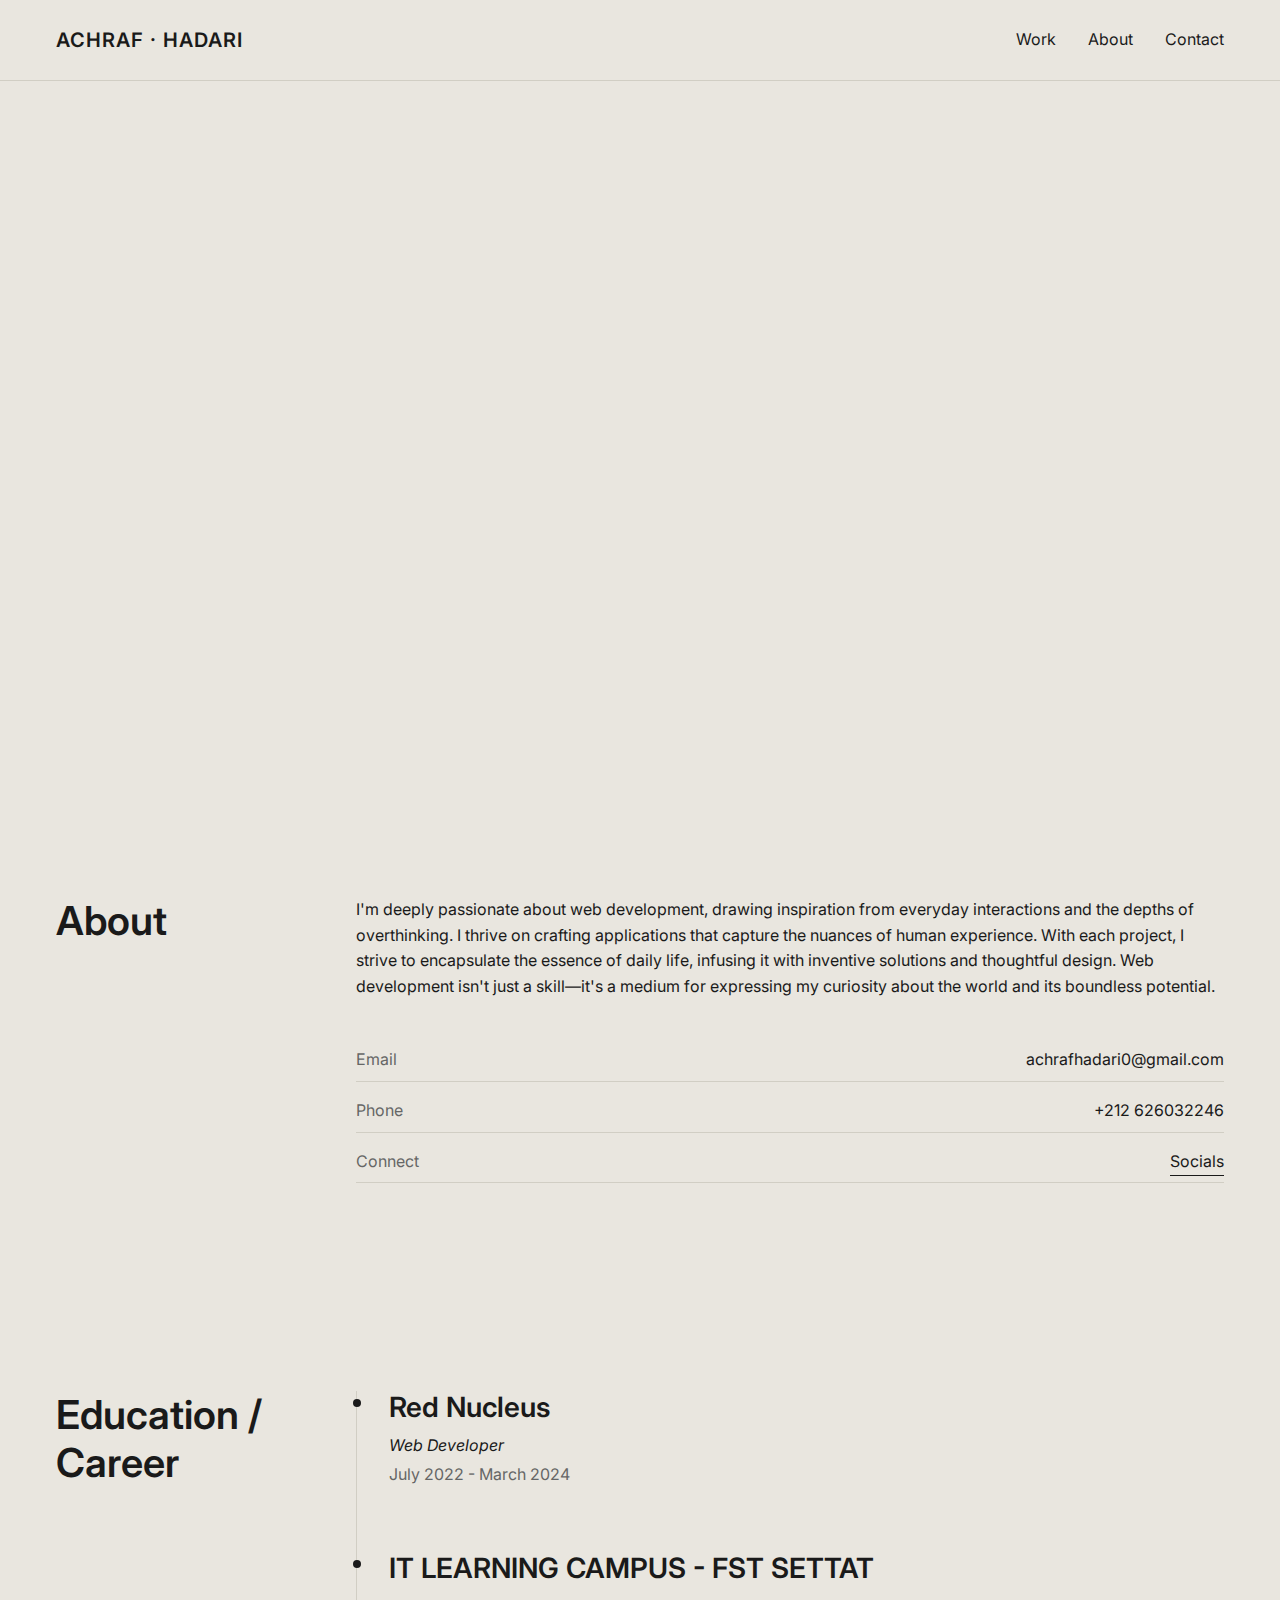
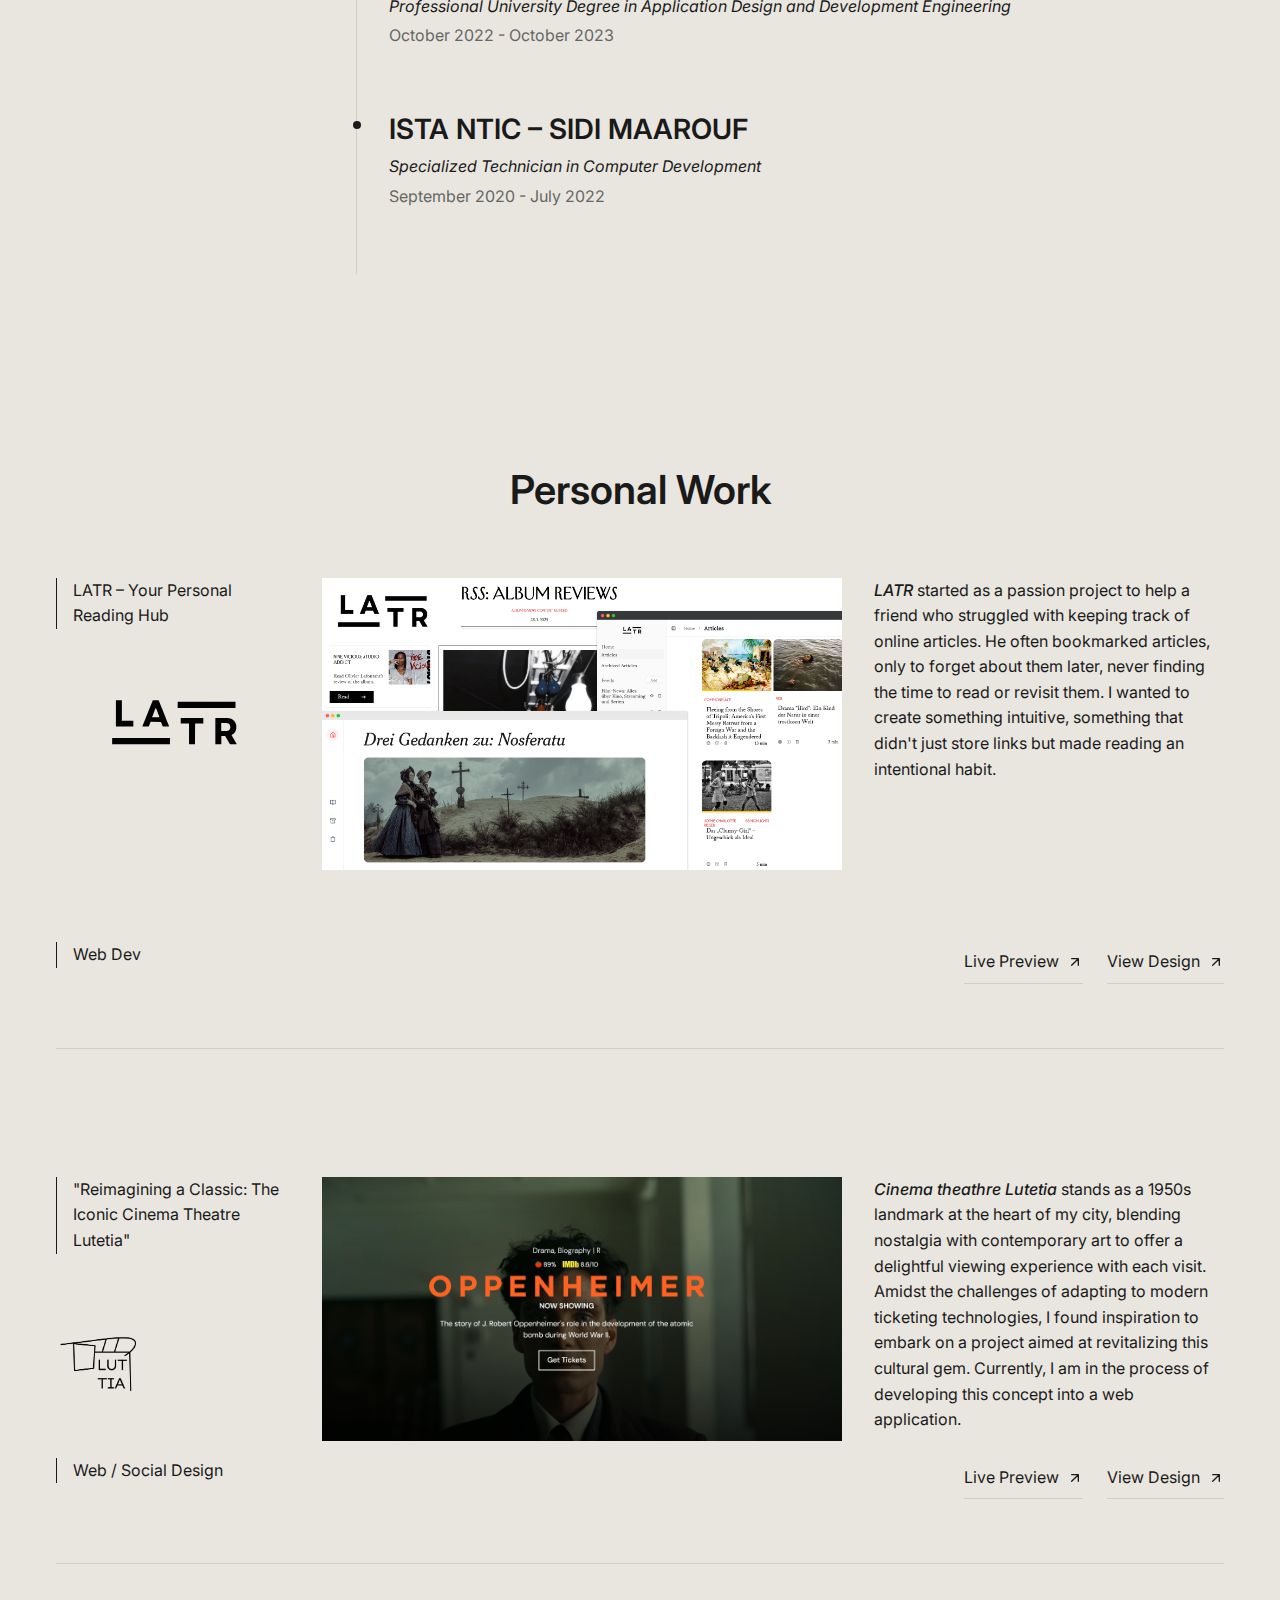
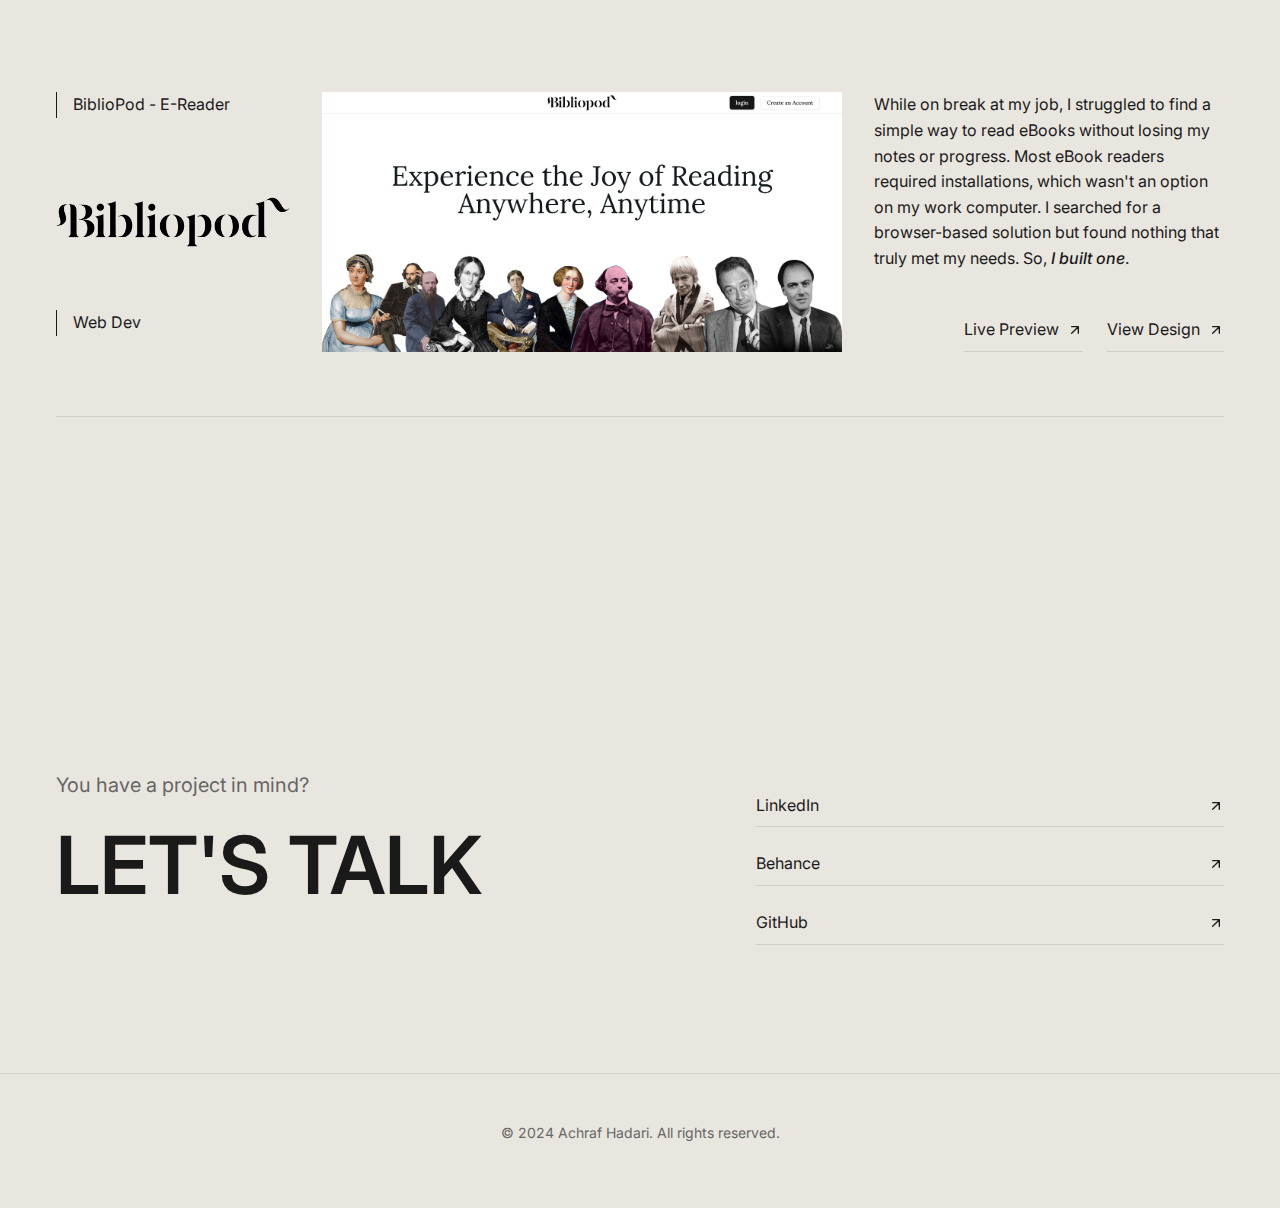
<file: index.html>
<!DOCTYPE html>
<html lang="en">
  <head>
    <meta charset="UTF-8" />
    <meta name="viewport" content="width=device-width, initial-scale=1.0" />
    <title>Achraf Hadari - Web Developer</title>
    <link rel="stylesheet" href="styles.css" />
    <link rel="preconnect" href="https://fonts.googleapis.com" />
    <link rel="preconnect" href="https://fonts.gstatic.com" crossorigin />
    <link
      href="https://fonts.googleapis.com/css2?family=Inter:wght@300;400;500;600;700&display=swap"
      rel="stylesheet"
    />
  </head>
  <body>
    <!-- Navigation -->
    <nav class="navbar">
      <div class="container">
        <a href="index.html" class="logo">ACHRAF · HADARI</a>
        <button class="menu-toggle" aria-label="Toggle menu">
          <span></span>
          <span></span>
        </button>
        <div class="nav-links">
          <a href="#work">Work</a>
          <a href="#about">About</a>
          <a href="#contact">Contact</a>
        </div>
      </div>
    </nav>

    <!-- Hero Section -->
    <section class="hero">
      <div class="container grid">
        <div class="hero-content">
          <h1 class="fade-in">Web Developer</h1>
          <p class="subtitle fade-in delay-1">
            Crafting digital experiences that capture the nuances of human
            interaction
          </p>
          <a href="#work" class="btn-primary fade-in delay-2">View Projects</a>
        </div>
        <div class="hero-image fade-in delay-3">
          <div class="location">
            <span>Casablanca, Morocco</span>
            <svg
              width="16"
              height="16"
              viewBox="0 0 24 24"
              fill="none"
              xmlns="http://www.w3.org/2000/svg"
            >
              <path
                d="M12 13C13.6569 13 15 11.6569 15 10C15 8.34315 13.6569 7 12 7C10.3431 7 9 8.34315 9 10C9 11.6569 10.3431 13 12 13Z"
                stroke="currentColor"
                stroke-width="2"
                stroke-linecap="round"
                stroke-linejoin="round"
              />
              <path
                d="M12 22C16 18 20 14.4183 20 10C20 5.58172 16.4183 2 12 2C7.58172 2 4 5.58172 4 10C4 14.4183 8 18 12 22Z"
                stroke="currentColor"
                stroke-width="2"
                stroke-linecap="round"
                stroke-linejoin="round"
              />
            </svg>
          </div>
        </div>
      </div>
    </section>

    <!-- About Section -->
    <section id="about" class="about">
      <div class="container grid">
        <div class="section-heading">
          <h2>About</h2>
        </div>
        <div class="about-content">
          <p>
            I'm deeply passionate about web development, drawing inspiration
            from everyday interactions and the depths of overthinking. I thrive
            on crafting applications that capture the nuances of human
            experience. With each project, I strive to encapsulate the essence
            of daily life, infusing it with inventive solutions and thoughtful
            design. Web development isn't just a skill—it's a medium for
            expressing my curiosity about the world and its boundless potential.
          </p>

          <div class="contact-info">
            <div class="info-item">
              <span class="label">Email</span>
              <a href="mailto:achrafhadari0@gmail.com"
                >achrafhadari0@gmail.com</a
              >
            </div>
            <div class="info-item">
              <span class="label">Phone</span>
              <a href="tel:+212626032246">+212 626032246</a>
            </div>
            <div class="info-item">
              <span class="label">Connect</span>
              <a href="#contact" class="btn-text">Socials</a>
            </div>
          </div>
        </div>
      </div>
    </section>

    <!-- Career Section -->
    <section class="career">
      <div class="container grid">
        <div class="section-heading">
          <h2>Education / Career</h2>
        </div>
        <div class="timeline">
          <div class="timeline-item">
            <div class="timeline-marker"></div>
            <div class="timeline-content">
              <h3>Red Nucleus</h3>
              <p class="role">Web Developer</p>
              <p class="period">July 2022 - March 2024</p>
            </div>
          </div>
          <div class="timeline-item">
            <div class="timeline-marker"></div>
            <div class="timeline-content">
              <h3>IT LEARNING CAMPUS - FST SETTAT</h3>
              <p class="role">
                Professional University Degree in Application Design and
                Development Engineering
              </p>
              <p class="period">October 2022 - October 2023</p>
            </div>
          </div>
          <div class="timeline-item">
            <div class="timeline-marker"></div>
            <div class="timeline-content">
              <h3>ISTA NTIC – SIDI MAAROUF</h3>
              <p class="role">Specialized Technician in Computer Development</p>
              <p class="period">September 2020 - July 2022</p>
            </div>
          </div>
        </div>
      </div>
    </section>

    <!-- Work Section -->
    <section id="work" class="work">
      <div class="container">
        <div class="section-heading centered">
          <h2>Personal Work</h2>
        </div>

        <!-- LATR Project -->
        <div class="work-item">
          <div class="work-left">
            <div class="work-category">LATR – Your Personal Reading Hub</div>
            <div class="work-logo">
              <img
                class="work_logo_ltr"
                src="/works/LATR/logo.svg"
                alt="LATR logo"
              />
            </div>
            <div class="work-category">Web Dev</div>
          </div>

          <div class="work-center">
            <a href="project-latr.html" class="work-image-link">
              <img src="/works/LATR/main.png" alt="LATR Project Screenshot" />
            </a>
          </div>

          <div class="work-right">
            <p class="work-description">
              <span class="emphasis">LATR</span> started as a passion project to
              help a friend who struggled with keeping track of online articles.
              He often bookmarked articles, only to forget about them later,
              never finding the time to read or revisit them. I wanted to create
              something intuitive, something that didn't just store links but
              made reading an intentional habit.
            </p>
            <div class="work-links">
              <a
                href="https://latr.vercel.app/home"
                target="_blank"
                rel="noopener noreferrer"
                class="link-with-arrow"
              >
                <span>Live Preview</span>
                <svg
                  width="16"
                  height="16"
                  viewBox="0 0 24 24"
                  fill="none"
                  xmlns="http://www.w3.org/2000/svg"
                >
                  <path
                    d="M7 17L17 7M17 7H7M17 7V17"
                    stroke="currentColor"
                    stroke-width="2"
                    stroke-linecap="round"
                    stroke-linejoin="round"
                  />
                </svg>
              </a>
              <a
                href="https://www.behance.net/gallery/223028133/LATR"
                target="_blank"
                rel="noopener noreferrer"
                class="link-with-arrow"
              >
                <span>View Design</span>
                <svg
                  width="16"
                  height="16"
                  viewBox="0 0 24 24"
                  fill="none"
                  xmlns="http://www.w3.org/2000/svg"
                >
                  <path
                    d="M7 17L17 7M17 7H7M17 7V17"
                    stroke="currentColor"
                    stroke-width="2"
                    stroke-linecap="round"
                    stroke-linejoin="round"
                  />
                </svg>
              </a>
            </div>
          </div>
        </div>

        <!-- Lutetia Project -->
        <div class="work-item">
          <div class="work-left">
            <div class="work-category">
              "Reimagining a Classic: The Iconic Cinema Theatre Lutetia"
            </div>
            <div class="work-logo">
              <img
                class="width-40"
                src="/works/lutetia/logo lutetia.png"
                alt="Lutetia logo"
              />
            </div>
            <div class="work-category">Web / Social Design</div>
          </div>

          <div class="work-center">
            <a href="project-lutetia.html" class="work-image-link">
              <img
                src="/works/lutetia/landing-lut.png"
                alt="Lutetia Project Screenshot"
              />
            </a>
          </div>

          <div class="work-right">
            <p class="work-description">
              <span class="emphasis">Cinema theathre Lutetia</span> stands as a
              1950s landmark at the heart of my city, blending nostalgia with
              contemporary art to offer a delightful viewing experience with
              each visit. Amidst the challenges of adapting to modern ticketing
              technologies, I found inspiration to embark on a project aimed at
              revitalizing this cultural gem. Currently, I am in the process of
              developing this concept into a web application.
            </p>
            <div class="work-links">
              <a
                href="https://lutetia.netlify.app/"
                target="_blank"
                rel="noopener noreferrer"
                class="link-with-arrow"
              >
                <span>Live Preview</span>
                <svg
                  width="16"
                  height="16"
                  viewBox="0 0 24 24"
                  fill="none"
                  xmlns="http://www.w3.org/2000/svg"
                >
                  <path
                    d="M7 17L17 7M17 7H7M17 7V17"
                    stroke="currentColor"
                    stroke-width="2"
                    stroke-linecap="round"
                    stroke-linejoin="round"
                  />
                </svg>
              </a>
              <a
                href="https://www.behance.net/gallery/154962897/Lutetia"
                target="_blank"
                rel="noopener noreferrer"
                class="link-with-arrow"
              >
                <span>View Design</span>
                <svg
                  width="16"
                  height="16"
                  viewBox="0 0 24 24"
                  fill="none"
                  xmlns="http://www.w3.org/2000/svg"
                >
                  <path
                    d="M7 17L17 7M17 7H7M17 7V17"
                    stroke="currentColor"
                    stroke-width="2"
                    stroke-linecap="round"
                    stroke-linejoin="round"
                  />
                </svg>
              </a>
            </div>
          </div>
        </div>

        <!-- BiblioPod Project -->
        <div class="work-item">
          <div class="work-left">
            <div class="work-category">BiblioPod - E-Reader</div>
            <div class="work-logo">
              <img src="/works/BiblioPod/logo-long.png" alt="BiblioPod logo" />
            </div>
            <div class="work-category">Web Dev</div>
          </div>

          <div class="work-center">
            <a href="project-bibliopod.html" class="work-image-link">
              <img
                src="/works/BiblioPod/landing-bp.png"
                alt="BiblioPod Project Screenshot"
              />
            </a>
          </div>

          <div class="work-right">
            <p class="work-description">
              While on break at my job, I struggled to find a simple way to read
              eBooks without losing my notes or progress. Most eBook readers
              required installations, which wasn't an option on my work
              computer. I searched for a browser-based solution but found
              nothing that truly met my needs. So,
              <span class="emphasis">I built one</span>.
            </p>
            <div class="work-links">
              <a
                href="https://bibliopod.vercel.app/"
                target="_blank"
                rel="noopener noreferrer"
                class="link-with-arrow"
              >
                <span>Live Preview</span>
                <svg
                  width="16"
                  height="16"
                  viewBox="0 0 24 24"
                  fill="none"
                  xmlns="http://www.w3.org/2000/svg"
                >
                  <path
                    d="M7 17L17 7M17 7H7M17 7V17"
                    stroke="currentColor"
                    stroke-width="2"
                    stroke-linecap="round"
                    stroke-linejoin="round"
                  />
                </svg>
              </a>
              <a
                href="https://www.behance.net/gallery/195159331/Biblio-Pod"
                target="_blank"
                rel="noopener noreferrer"
                class="link-with-arrow"
              >
                <span>View Design</span>
                <svg
                  width="16"
                  height="16"
                  viewBox="0 0 24 24"
                  fill="none"
                  xmlns="http://www.w3.org/2000/svg"
                >
                  <path
                    d="M7 17L17 7M17 7H7M17 7V17"
                    stroke="currentColor"
                    stroke-width="2"
                    stroke-linecap="round"
                    stroke-linejoin="round"
                  />
                </svg>
              </a>
            </div>
          </div>
        </div>
      </div>
    </section>

    <!-- Contact Section -->
    <section id="contact" class="contact">
      <div class="container grid">
        <div class="contact-heading">
          <p>You have a project in mind?</p>
          <h2>LET'S TALK</h2>
        </div>
        <div class="social-links">
          <a
            href="https://www.linkedin.com/in/achrafhadari/"
            target="_blank"
            rel="noopener noreferrer"
            class="social-link"
          >
            <span>LinkedIn</span>
            <svg
              width="16"
              height="16"
              viewBox="0 0 24 24"
              fill="none"
              xmlns="http://www.w3.org/2000/svg"
            >
              <path
                d="M7 17L17 7M17 7H7M17 7V17"
                stroke="currentColor"
                stroke-width="2"
                stroke-linecap="round"
                stroke-linejoin="round"
              />
            </svg>
          </a>
          <a
            href="https://www.behance.net/achrafhadari0"
            target="_blank"
            rel="noopener noreferrer"
            class="social-link"
          >
            <span>Behance</span>
            <svg
              width="16"
              height="16"
              viewBox="0 0 24 24"
              fill="none"
              xmlns="http://www.w3.org/2000/svg"
            >
              <path
                d="M7 17L17 7M17 7H7M17 7V17"
                stroke="currentColor"
                stroke-width="2"
                stroke-linecap="round"
                stroke-linejoin="round"
              />
            </svg>
          </a>
          <a
            href="https://github.com/achrafhadari1"
            target="_blank"
            rel="noopener noreferrer"
            class="social-link"
          >
            <span>GitHub</span>
            <svg
              width="16"
              height="16"
              viewBox="0 0 24 24"
              fill="none"
              xmlns="http://www.w3.org/2000/svg"
            >
              <path
                d="M7 17L17 7M17 7H7M17 7V17"
                stroke="currentColor"
                stroke-width="2"
                stroke-linecap="round"
                stroke-linejoin="round"
              />
            </svg>
          </a>
        </div>
      </div>
    </section>

    <!-- Footer -->
    <footer class="footer">
      <div class="container">
        <div class="footer-content">
          <p>&copy; 2024 Achraf Hadari. All rights reserved.</p>
        </div>
      </div>
    </footer>

    <script src="script.js"></script>
  </body>
</html>
</file>
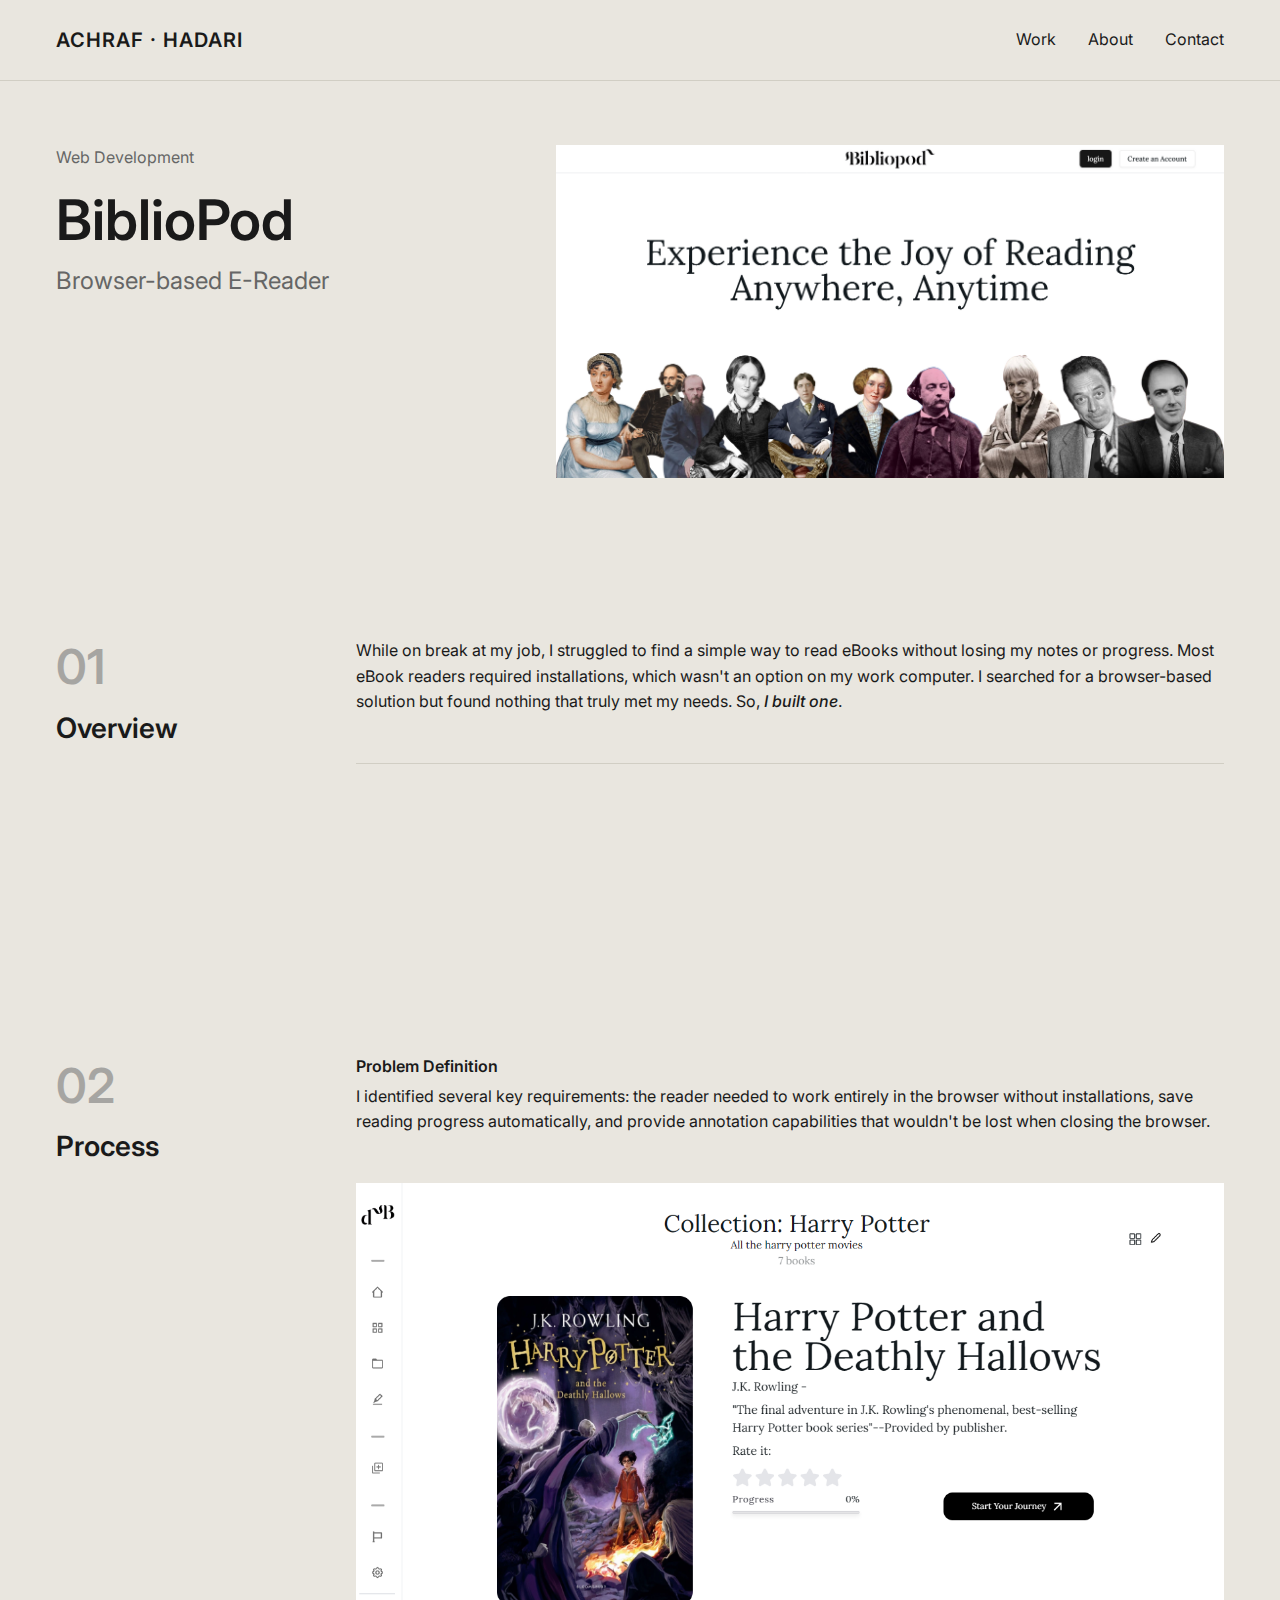
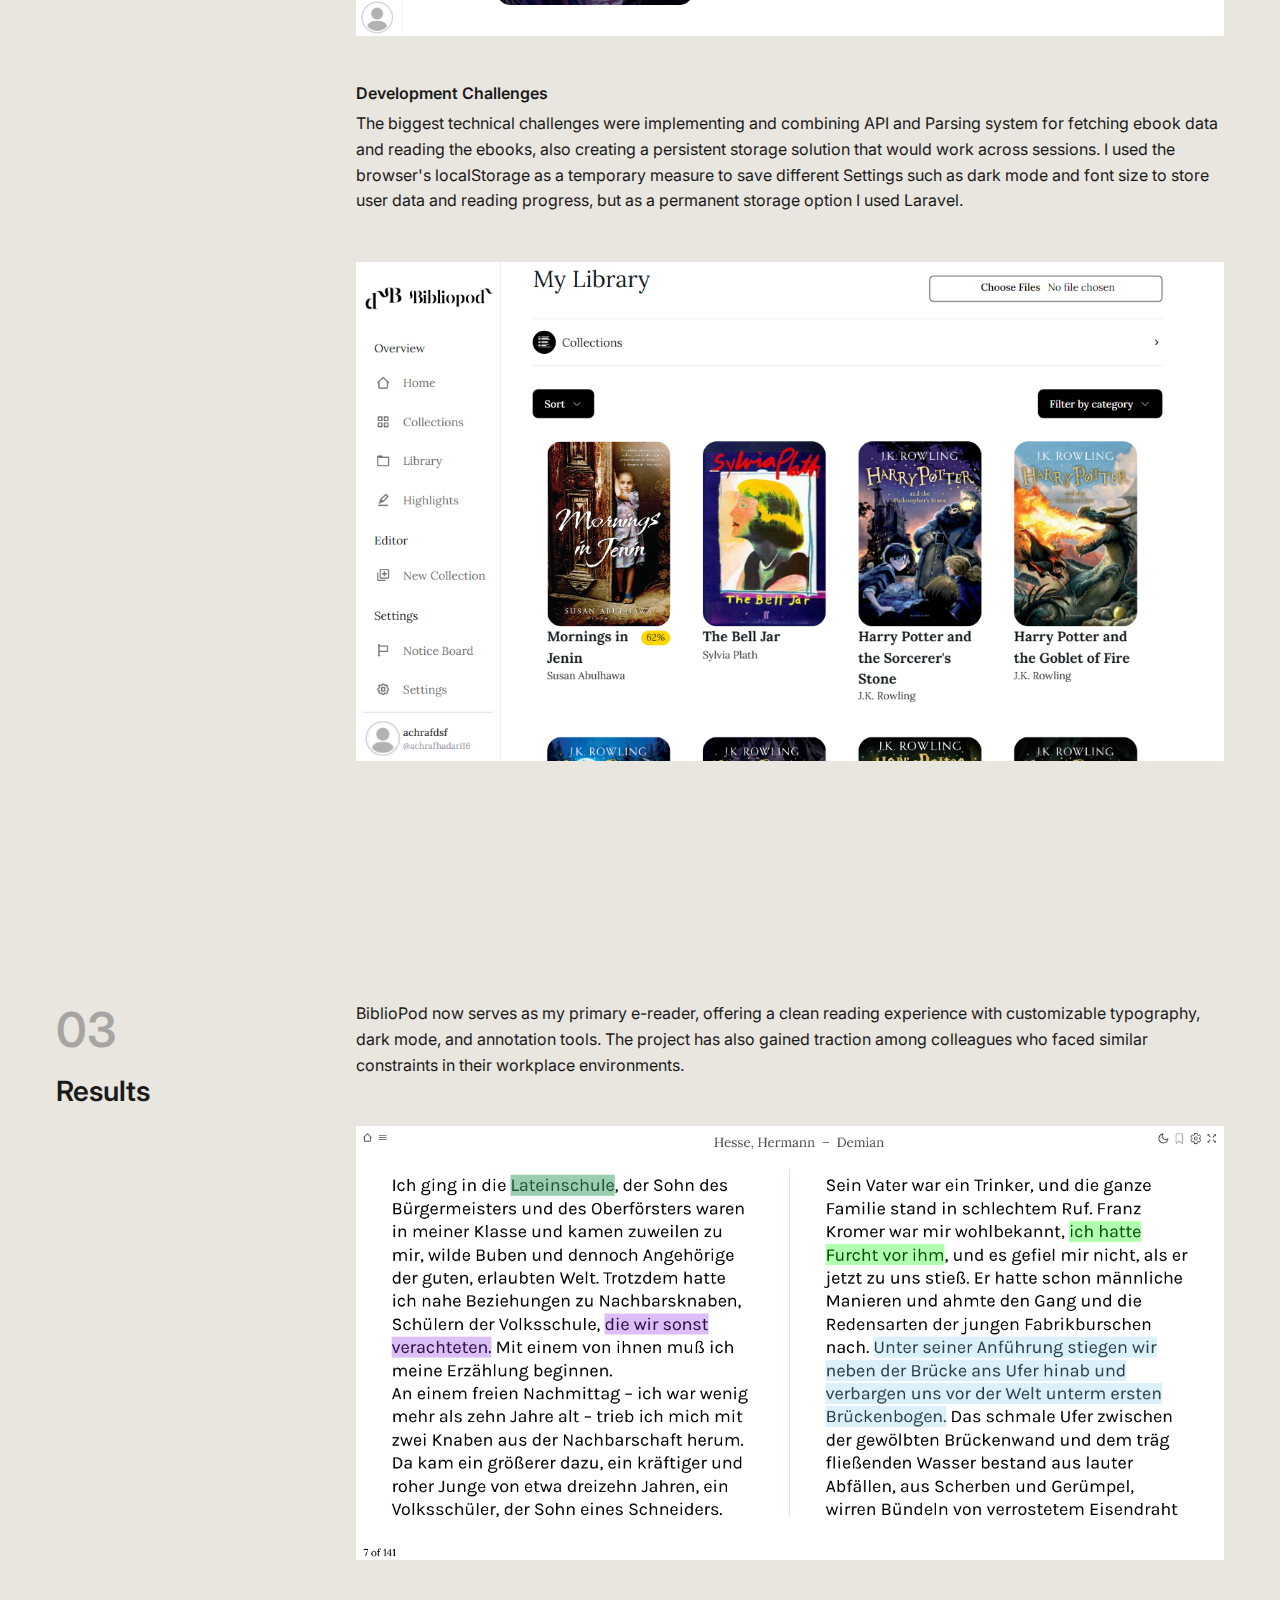
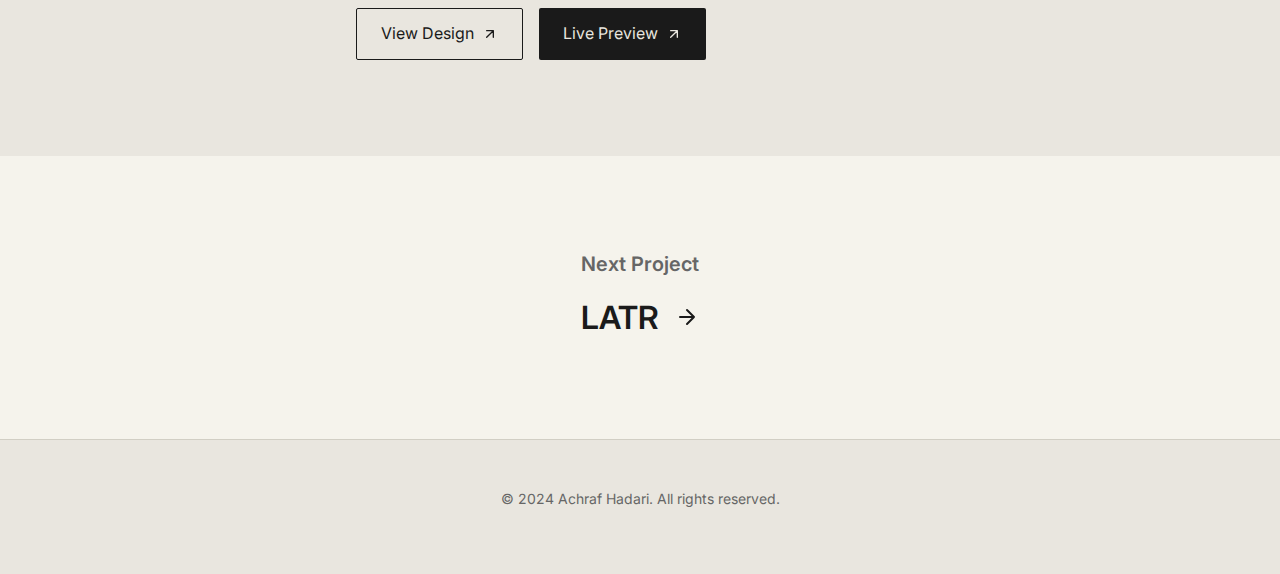
<file: project-bibliopod.html>
<!DOCTYPE html>
<html lang="en">
  <head>
    <meta charset="UTF-8" />
    <meta name="viewport" content="width=device-width, initial-scale=1.0" />
    <title>BiblioPod - E-Reader | Achraf Hadari</title>
    <link rel="stylesheet" href="styles.css" />
    <link rel="preconnect" href="https://fonts.googleapis.com" />
    <link rel="preconnect" href="https://fonts.gstatic.com" crossorigin />
    <link
      href="https://fonts.googleapis.com/css2?family=Inter:wght@300;400;500;600;700&display=swap"
      rel="stylesheet"
    />
  </head>
  <body>
    <!-- Navigation -->
    <nav class="navbar">
      <div class="container">
        <a href="index.html" class="logo">ACHRAF · HADARI</a>
        <button class="menu-toggle" aria-label="Toggle menu">
          <span></span>
          <span></span>
        </button>
        <div class="nav-links">
          <a href="index.html#work">Work</a>
          <a href="index.html#about">About</a>
          <a href="index.html#contact">Contact</a>
        </div>
      </div>
    </nav>

    <!-- Project Hero -->
    <section class="project-hero">
      <div class="container grid">
        <div class="project-intro">
          <div class="project-category">Web Development</div>
          <h1 class="project-title">BiblioPod</h1>
          <p class="project-subtitle">Browser-based E-Reader</p>
        </div>
        <div class="project-image-main">
          <img
            src="/works/BiblioPod/landing-bp.png"
            alt="BiblioPod Project Screenshot"
          />
        </div>
      </div>
    </section>

    <!-- Project Overview -->
    <section class="project-overview">
      <div class="container grid">
        <div class="overview-heading">
          <h2>01</h2>
          <h3>Overview</h3>
        </div>
        <div class="overview-content">
          <p>
            While on break at my job, I struggled to find a simple way to read
            eBooks without losing my notes or progress. Most eBook readers
            required installations, which wasn't an option on my work computer.
            I searched for a browser-based solution but found nothing that truly
            met my needs. So, <span class="emphasis">I built one</span>.
          </p>

          <div class="project-meta">
            <div class="meta-item">
              <h4>Role</h4>
              <p>Full-stack Developer</p>
            </div>
            <div class="meta-item">
              <h4>Timeline</h4>
              <p>3 months, 2024</p>
            </div>
            <div class="meta-item">
              <h4>Tools</h4>
              <p>React, Laravel</p>
            </div>
          </div>
        </div>
      </div>
    </section>

    <!-- Project Process -->
    <section class="project-process">
      <div class="container grid">
        <div class="process-heading">
          <h2>02</h2>
          <h3>Process</h3>
        </div>
        <div class="process-content">
          <div class="process-step">
            <h4>Problem Definition</h4>
            <p>
              I identified several key requirements: the reader needed to work
              entirely in the browser without installations, save reading
              progress automatically, and provide annotation capabilities that
              wouldn't be lost when closing the browser.
            </p>
          </div>

          <div class="process-image">
            <img
              src="/works/BiblioPod/collection.png"
              alt="BiblioPod Research Process"
            />
          </div>

          <div class="process-step">
            <h4>Development Challenges</h4>
            <p>
              The biggest technical challenges were implementing and combining
              API and Parsing system for fetching ebook data and reading the
              ebooks, also creating a persistent storage solution that would
              work across sessions. I used the browser's localStorage as a
              temporary measure to save different Settings such as dark mode and
              font size to store user data and reading progress, but as a
              permanent storage option I used Laravel.
            </p>
          </div>

          <div class="process-image">
            <img
              src="works/BiblioPod/screencapture-localhost-5173-2024-03-29-15_02_11.png"
              alt="BiblioPod Development Process"
            />
          </div>
        </div>
      </div>
    </section>

    <!-- Project Results -->
    <section class="project-results">
      <div class="container grid">
        <div class="results-heading">
          <h2>03</h2>
          <h3>Results</h3>
        </div>
        <div class="results-content">
          <p>
            BiblioPod now serves as my primary e-reader, offering a clean
            reading experience with customizable typography, dark mode, and
            annotation tools. The project has also gained traction among
            colleagues who faced similar constraints in their workplace
            environments.
          </p>

          <div class="results-image">
            <img src="/works/BiblioPod/reader.png" alt="BiblioPod Results" />
          </div>

          <div class="project-links">
            <a
              href="https://www.behance.net/gallery/154962897/Lutetia"
              target="_blank"
              rel="noopener noreferrer"
              class="btn-secondary"
            >
              <span>View Design</span>
              <svg
                width="16"
                height="16"
                viewBox="0 0 24 24"
                fill="none"
                xmlns="http://www.w3.org/2000/svg"
              >
                <path
                  d="M7 17L17 7M17 7H7M17 7V17"
                  stroke="currentColor"
                  stroke-width="2"
                  stroke-linecap="round"
                  stroke-linejoin="round"
                />
              </svg>
            </a>
            <a
              href="https://bibliopod.vercel.app/"
              target="_blank"
              rel="noopener noreferrer"
              class="btn-primary"
            >
              <span>Live Preview</span>
              <svg
                width="16"
                height="16"
                viewBox="0 0 24 24"
                fill="none"
                xmlns="http://www.w3.org/2000/svg"
              >
                <path
                  d="M7 17L17 7M17 7H7M17 7V17"
                  stroke="currentColor"
                  stroke-width="2"
                  stroke-linecap="round"
                  stroke-linejoin="round"
                />
              </svg>
            </a>
          </div>
        </div>
      </div>
    </section>

    <!-- Next Project -->
    <section class="next-project">
      <div class="container">
        <h2>Next Project</h2>
        <a href="project-latr.html" class="next-project-link">
          <span>LATR</span>
          <svg
            width="24"
            height="24"
            viewBox="0 0 24 24"
            fill="none"
            xmlns="http://www.w3.org/2000/svg"
          >
            <path
              d="M5 12H19M19 12L12 5M19 12L12 19"
              stroke="currentColor"
              stroke-width="2"
              stroke-linecap="round"
              stroke-linejoin="round"
            />
          </svg>
        </a>
      </div>
    </section>

    <!-- Footer -->
    <footer class="footer">
      <div class="container">
        <div class="footer-content">
          <p>&copy; 2024 Achraf Hadari. All rights reserved.</p>
        </div>
      </div>
    </footer>

    <script src="script.js"></script>
  </body>
</html>
</file>
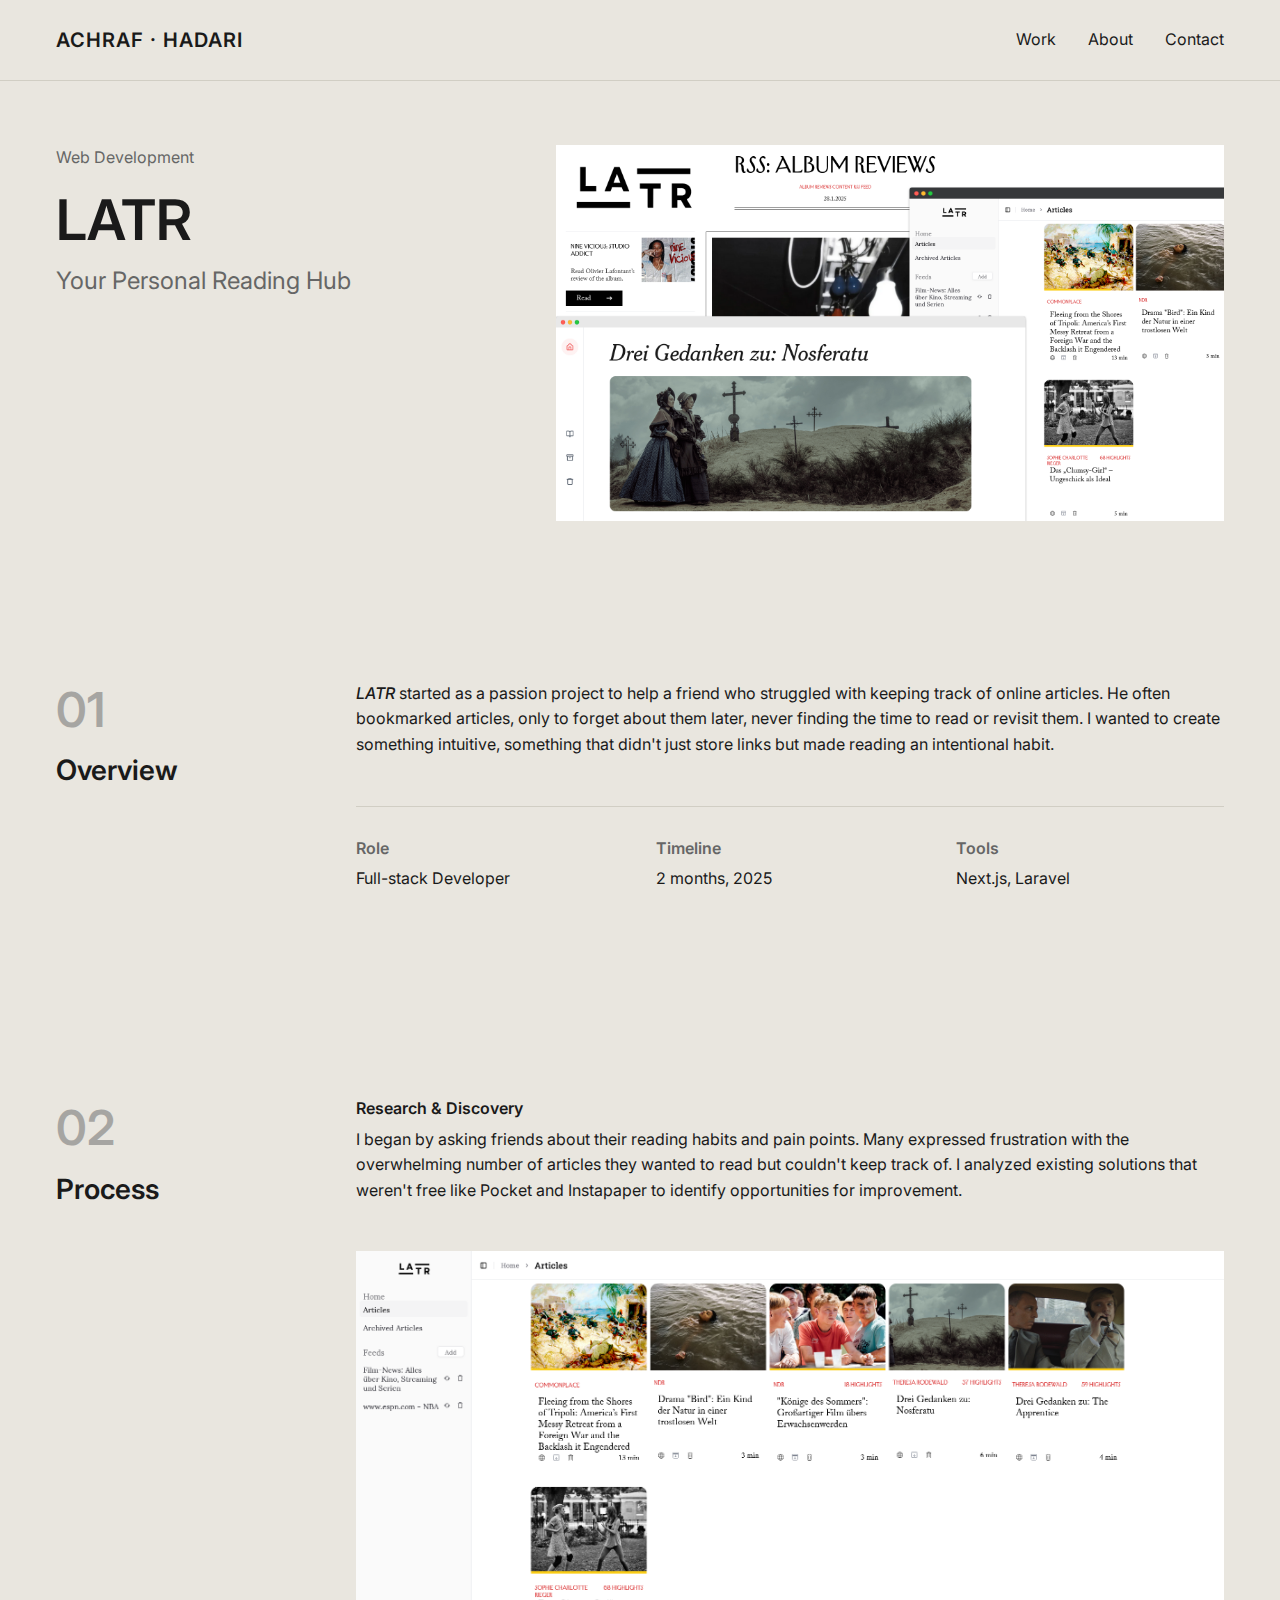
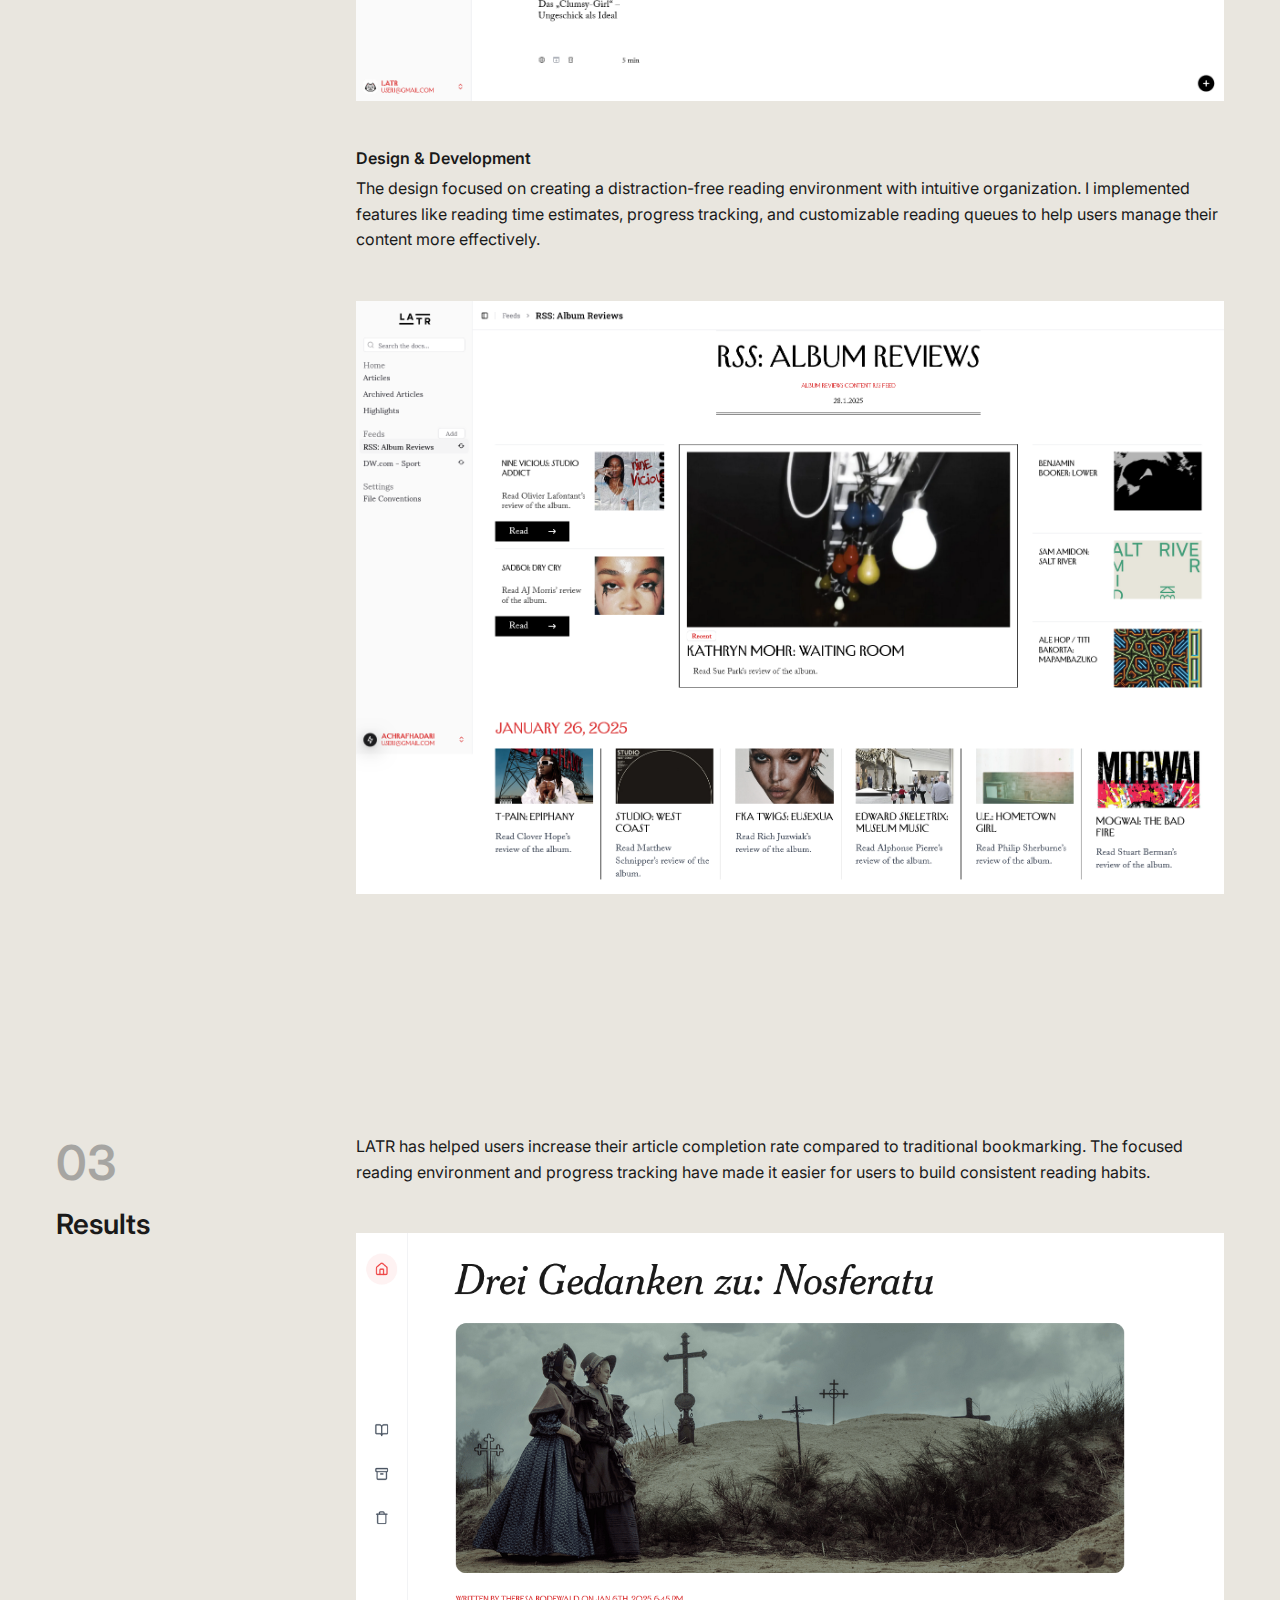
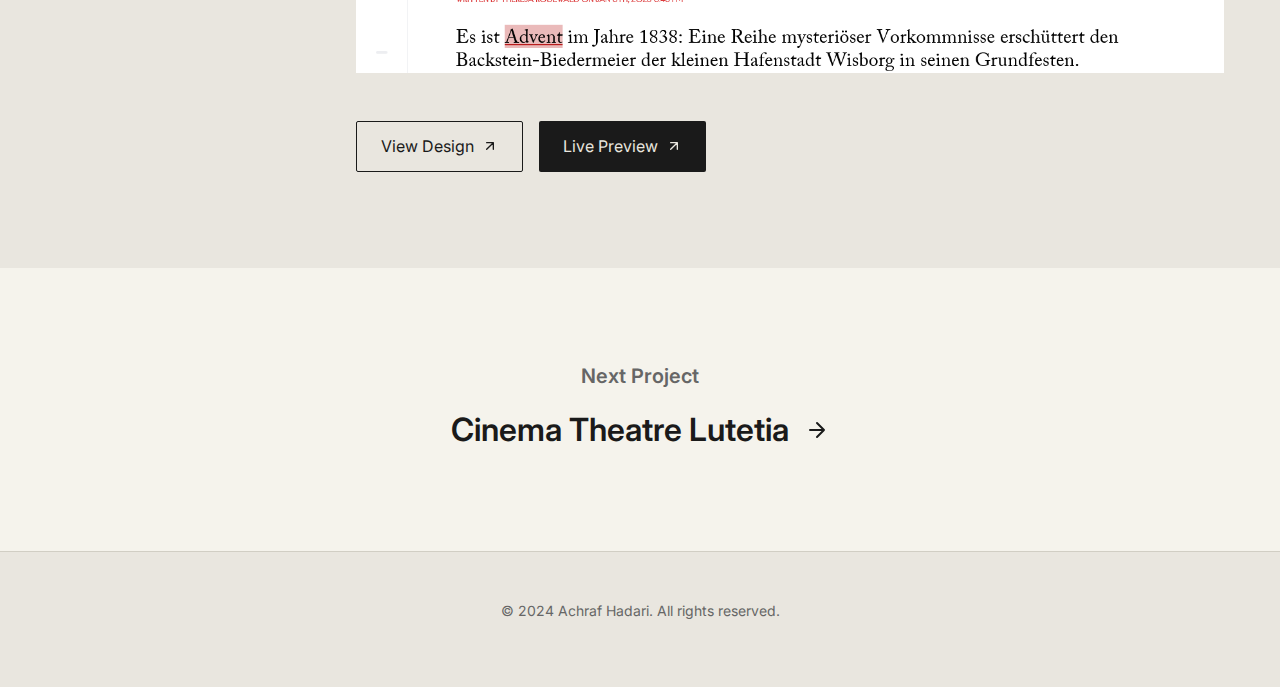
<file: project-latr.html>
<!DOCTYPE html>
<html lang="en">
  <head>
    <meta charset="UTF-8" />
    <meta name="viewport" content="width=device-width, initial-scale=1.0" />
    <title>LATR - Your Personal Reading Hub | Achraf Hadari</title>
    <link rel="stylesheet" href="styles.css" />
    <link rel="preconnect" href="https://fonts.googleapis.com" />
    <link rel="preconnect" href="https://fonts.gstatic.com" crossorigin />
    <link
      href="https://fonts.googleapis.com/css2?family=Inter:wght@300;400;500;600;700&display=swap"
      rel="stylesheet"
    />
  </head>
  <body>
    <!-- Navigation -->
    <nav class="navbar">
      <div class="container">
        <a href="index.html" class="logo">ACHRAF · HADARI</a>
        <button class="menu-toggle" aria-label="Toggle menu">
          <span></span>
          <span></span>
        </button>
        <div class="nav-links">
          <a href="index.html#work">Work</a>
          <a href="index.html#about">About</a>
          <a href="index.html#contact">Contact</a>
        </div>
      </div>
    </nav>

    <!-- Project Hero -->
    <section class="project-hero">
      <div class="container grid">
        <div class="project-intro">
          <div class="project-category">Web Development</div>
          <h1 class="project-title">LATR</h1>
          <p class="project-subtitle">Your Personal Reading Hub</p>
        </div>
        <div class="project-image-main">
          <img src="/works/LATR/main.png" alt="LATR Project Screenshot" />
        </div>
      </div>
    </section>

    <!-- Project Overview -->
    <section class="project-overview">
      <div class="container grid">
        <div class="overview-heading">
          <h2>01</h2>
          <h3>Overview</h3>
        </div>
        <div class="overview-content">
          <p>
            <span class="emphasis">LATR</span> started as a passion project to
            help a friend who struggled with keeping track of online articles.
            He often bookmarked articles, only to forget about them later, never
            finding the time to read or revisit them. I wanted to create
            something intuitive, something that didn't just store links but made
            reading an intentional habit.
          </p>

          <div class="project-meta">
            <div class="meta-item">
              <h4>Role</h4>
              <p>Full-stack Developer</p>
            </div>
            <div class="meta-item">
              <h4>Timeline</h4>
              <p>2 months, 2025</p>
            </div>
            <div class="meta-item">
              <h4>Tools</h4>
              <p>Next.js, Laravel</p>
            </div>
          </div>
        </div>
      </div>
    </section>

    <!-- Project Process -->
    <section class="project-process">
      <div class="container grid">
        <div class="process-heading">
          <h2>02</h2>
          <h3>Process</h3>
        </div>
        <div class="process-content">
          <div class="process-step">
            <h4>Research & Discovery</h4>
            <p>
              I began by asking friends about their reading habits and pain
              points. Many expressed frustration with the overwhelming number of
              articles they wanted to read but couldn't keep track of. I
              analyzed existing solutions that weren't free like Pocket and
              Instapaper to identify opportunities for improvement.
            </p>
          </div>

          <div class="process-image">
            <img src="/works/LATR/1.png" alt="LATR Research Process" />
          </div>

          <div class="process-step">
            <h4>Design & Development</h4>
            <p>
              The design focused on creating a distraction-free reading
              environment with intuitive organization. I implemented features
              like reading time estimates, progress tracking, and customizable
              reading queues to help users manage their content more
              effectively.
            </p>
          </div>

          <div class="process-image">
            <img src="/works/LATR/feed.png" alt="LATR Design Process" />
          </div>
        </div>
      </div>
    </section>

    <!-- Project Results -->
    <section class="project-results">
      <div class="container grid">
        <div class="results-heading">
          <h2>03</h2>
          <h3>Results</h3>
        </div>
        <div class="results-content">
          <p>
            LATR has helped users increase their article completion rate
            compared to traditional bookmarking. The focused reading environment
            and progress tracking have made it easier for users to build
            consistent reading habits.
          </p>

          <div class="results-image">
            <img src="/works/LATR/reader.png" alt="LATR Results" />
          </div>

          <div class="project-links">
            <a
              href="https://www.behance.net/gallery/223028133/LATR"
              target="_blank"
              rel="noopener noreferrer"
              class="btn-secondary"
            >
              <span>View Design</span>
              <svg
                width="16"
                height="16"
                viewBox="0 0 24 24"
                fill="none"
                xmlns="http://www.w3.org/2000/svg"
              >
                <path
                  d="M7 17L17 7M17 7H7M17 7V17"
                  stroke="currentColor"
                  stroke-width="2"
                  stroke-linecap="round"
                  stroke-linejoin="round"
                />
              </svg>
            </a>
            <a
              href="https://latr.vercel.app/"
              target="_blank"
              rel="noopener noreferrer"
              class="btn-primary"
            >
              <span>Live Preview</span>
              <svg
                width="16"
                height="16"
                viewBox="0 0 24 24"
                fill="none"
                xmlns="http://www.w3.org/2000/svg"
              >
                <path
                  d="M7 17L17 7M17 7H7M17 7V17"
                  stroke="currentColor"
                  stroke-width="2"
                  stroke-linecap="round"
                  stroke-linejoin="round"
                />
              </svg>
            </a>
          </div>
        </div>
      </div>
    </section>

    <!-- Next Project -->
    <section class="next-project">
      <div class="container">
        <h2>Next Project</h2>
        <a href="project-lutetia.html" class="next-project-link">
          <span>Cinema Theatre Lutetia</span>
          <svg
            width="24"
            height="24"
            viewBox="0 0 24 24"
            fill="none"
            xmlns="http://www.w3.org/2000/svg"
          >
            <path
              d="M5 12H19M19 12L12 5M19 12L12 19"
              stroke="currentColor"
              stroke-width="2"
              stroke-linecap="round"
              stroke-linejoin="round"
            />
          </svg>
        </a>
      </div>
    </section>

    <!-- Footer -->
    <footer class="footer">
      <div class="container">
        <div class="footer-content">
          <p>&copy; 2024 Achraf Hadari. All rights reserved.</p>
        </div>
      </div>
    </footer>

    <script src="script.js"></script>
  </body>
</html>
</file>
<file: styles.css>
/* Base Styles */
:root {
  --color-background: #e9e6df;
  --color-text: #1a1a1a;
  --color-text-light: #666666;
  --color-accent: #1a1a1a;
  --color-border: #d1cec4;
  --font-sans: "Inter", sans-serif;
  --spacing-unit: 8px;
  --container-width: 1200px;
  --transition-standard: all 0.3s ease;
}

* {
  margin: 0;
  padding: 0;
  box-sizing: border-box;
}

html {
  scroll-behavior: smooth;
}

body {
  font-family: var(--font-sans);
  font-size: 16px;
  line-height: 1.6;
  color: var(--color-text);
  background-color: var(--color-background);
}

a {
  color: inherit;
  text-decoration: none;
  transition: var(--transition-standard);
}

img {
  max-width: 100%;
  height: auto;
  display: block;
}

/* Typography */
h1,
h2,
h3,
h4,
h5,
h6 {
  font-weight: 600;
  line-height: 1.2;
}

h1 {
  font-size: 4rem;
  margin-bottom: calc(var(--spacing-unit) * 3);
}

h2 {
  font-size: 2.5rem;
  margin-bottom: calc(var(--spacing-unit) * 2);
}

h3 {
  font-size: 1.75rem;
  margin-bottom: calc(var(--spacing-unit) * 1.5);
}

p {
  margin-bottom: calc(var(--spacing-unit) * 2);
}

.emphasis {
  font-style: italic;
  font-weight: 500;
}

/* Layout */
.container {
  width: 100%;
  max-width: var(--container-width);
  margin: 0 auto;
  padding: 0 calc(var(--spacing-unit) * 2);
}

.grid {
  display: grid;
  grid-template-columns: repeat(12, 1fr);
  gap: calc(var(--spacing-unit) * 4);
}

section {
  padding: calc(var(--spacing-unit) * 12) 0;
}

/* Navigation */
.navbar {
  padding: calc(var(--spacing-unit) * 3) 0;
  position: sticky;
  top: 0;
  background-color: var(--color-background);
  z-index: 100;
  border-bottom: 1px solid var(--color-border);
}

.navbar .container {
  display: flex;
  justify-content: space-between;
  align-items: center;
}

.logo {
  font-size: 1.25rem;
  font-weight: 600;
  letter-spacing: 1px;
}

.nav-links {
  display: flex;
  gap: calc(var(--spacing-unit) * 4);
}

.nav-links a {
  position: relative;
}

.nav-links a::after {
  content: "";
  position: absolute;
  bottom: -4px;
  left: 0;
  width: 0;
  height: 1px;
  background-color: var(--color-text);
  transition: var(--transition-standard);
}

.nav-links a:hover::after {
  width: 100%;
}

.menu-toggle {
  display: none;
  background: none;
  border: none;
  cursor: pointer;
}

.menu-toggle span {
  display: block;
  width: 24px;
  height: 2px;
  background-color: var(--color-text);
  margin: 5px 0;
  transition: var(--transition-standard);
}

/* Hero Section */
.hero {
  min-height: 80vh;
  display: flex;
  align-items: center;
}

.hero-content {
  grid-column: 1 / 8;
}

.hero-image {
  grid-column: 8 / 13;
  display: flex;
  justify-content: flex-end;
  align-items: flex-end;
}

.subtitle {
  font-size: 1.5rem;
  color: var(--color-text-light);
  margin-bottom: calc(var(--spacing-unit) * 4);
  max-width: 80%;
}

.location {
  display: flex;
  align-items: center;
  gap: calc(var(--spacing-unit));
  color: var(--color-text-light);
  margin-top: calc(var(--spacing-unit) * 2);
}

/* About Section */
.about .section-heading {
  grid-column: 1 / 4;
}

.about-content {
  grid-column: 4 / 13;
}

.contact-info {
  margin-top: calc(var(--spacing-unit) * 6);
}

.info-item {
  display: flex;
  justify-content: space-between;
  padding-bottom: calc(var(--spacing-unit));
  margin-bottom: calc(var(--spacing-unit) * 2);
  border-bottom: 1px solid var(--color-border);
}

.label {
  color: var(--color-text-light);
}

/* Career Section */
.career .section-heading {
  grid-column: 1 / 4;
}

.timeline {
  grid-column: 4 / 13;
  position: relative;
  padding-left: calc(var(--spacing-unit) * 4);
  border-left: 1px solid var(--color-border);
}

.timeline-item {
  position: relative;
  margin-bottom: calc(var(--spacing-unit) * 8);
}

.timeline-marker {
  position: absolute;
  left: calc(var(--spacing-unit) * -4 - 4px);
  top: calc(var(--spacing-unit));
  width: 8px;
  height: 8px;
  border-radius: 50%;
  background-color: var(--color-text);
}

.timeline-content h3 {
  margin-bottom: calc(var(--spacing-unit));
}

.role {
  font-style: italic;
  margin-bottom: calc(var(--spacing-unit) / 2);
}

.period {
  color: var(--color-text-light);
}

/* Work Section */
.section-heading.centered {
  text-align: center;
  margin-bottom: calc(var(--spacing-unit) * 8);
}

/* Work Items - V1 Style */
.work-item {
  display: flex;
  margin-bottom: calc(var(--spacing-unit) * 16);
  padding-bottom: calc(var(--spacing-unit) * 8);
  border-bottom: 1px solid var(--color-border);
}

.work-left {
  width: 20%;
  display: flex;
  flex-direction: column;
  justify-content: space-between;
}

.work-category {
  padding-left: calc(var(--spacing-unit) * 2);
  border-left: 1px solid var(--color-text);
  margin-bottom: calc(var(--spacing-unit) * 2);
}

.work-logo {
  margin: calc(var(--spacing-unit) * 4) 0;
}

.work-center {
  width: 50%;
  padding: 0 calc(var(--spacing-unit) * 4);
}

.work-image-link {
  display: block;
  overflow: hidden;
  transition: transform 0.5s ease;
}

.work-image-link:hover {
  transform: translateY(-8px);
}

.work-image-link img {
  transition: transform 0.5s ease;
}

.work-image-link:hover img {
  transform: scale(1.05);
}

.work-right {
  width: 30%;
  display: flex;
  flex-direction: column;
  justify-content: space-between;
}

.work-description {
  margin-bottom: calc(var(--spacing-unit) * 4);
}

.work-links {
  display: flex;
  flex-wrap: wrap;
  gap: calc(var(--spacing-unit) * 3);
  justify-content: flex-end;
}

.link-with-arrow {
  display: inline-flex;
  align-items: center;
  gap: calc(var(--spacing-unit));
  border-bottom: 1px solid var(--color-border);
  padding-bottom: calc(var(--spacing-unit));
  transition: var(--transition-standard);
}

.link-with-arrow:hover {
  border-color: var(--color-text);
}

.link-with-arrow svg {
  transition: transform 0.3s ease;
}

.link-with-arrow:hover svg {
  transform: translate(4px, -4px);
}

/* Contact Section */
.contact {
  padding-top: calc(var(--spacing-unit) * 16);
  padding-bottom: calc(var(--spacing-unit) * 16);
}

.contact-heading {
  grid-column: 1 / 8;
}

.contact-heading p {
  font-size: 1.25rem;
  color: var(--color-text-light);
  margin-bottom: calc(var(--spacing-unit) * 2);
}

.contact-heading h2 {
  font-size: 5rem;
  margin-bottom: calc(var(--spacing-unit) * 4);
}

.social-links {
  grid-column: 8 / 13;
  display: flex;
  flex-direction: column;
  gap: calc(var(--spacing-unit) * 3);
  justify-content: flex-end;
}

.social-link {
  display: flex;
  align-items: center;
  justify-content: space-between;
  padding-bottom: calc(var(--spacing-unit));
  border-bottom: 1px solid var(--color-border);
  transition: var(--transition-standard);
}

.social-link:hover {
  border-color: var(--color-text);
}

.social-link svg {
  transition: transform 0.3s ease;
}

.social-link:hover svg {
  transform: translate(4px, -4px);
}

/* Footer */
.footer {
  padding: calc(var(--spacing-unit) * 6) 0;
  border-top: 1px solid var(--color-border);
}

.footer-content {
  display: flex;
  justify-content: center;
  color: var(--color-text-light);
  font-size: 0.875rem;
}

/* Buttons */
.btn-primary,
.btn-secondary,
.btn-text {
  display: inline-flex;
  align-items: center;
  gap: calc(var(--spacing-unit));
  transition: var(--transition-standard);
}

.btn-primary {
  background-color: var(--color-text);
  color: var(--color-background);
  padding: calc(var(--spacing-unit) * 1.5) calc(var(--spacing-unit) * 3);
  border-radius: 2px;
}

.btn-primary:hover {
  background-color: #333;
  transform: translateY(-2px);
}

.btn-secondary {
  border: 1px solid var(--color-text);
  padding: calc(var(--spacing-unit) * 1.5) calc(var(--spacing-unit) * 3);
  border-radius: 2px;
}

.btn-secondary:hover {
  background-color: var(--color-text);
  color: var(--color-background);
  transform: translateY(-2px);
}

.btn-text {
  position: relative;
}

.btn-text::after {
  content: "";
  position: absolute;
  bottom: -2px;
  left: 0;
  width: 100%;
  height: 1px;
  background-color: var(--color-text);
  transition: var(--transition-standard);
}

.btn-text:hover {
  color: var(--color-text-light);
}

.btn-text:hover::after {
  width: 0;
}

/* Project Detail Pages */
.project-hero {
  padding-top: calc(var(--spacing-unit) * 8);
  padding-bottom: calc(var(--spacing-unit) * 8);
}

.project-intro {
  grid-column: 1 / 6;
}

.project-category {
  color: var(--color-text-light);
  margin-bottom: calc(var(--spacing-unit) * 2);
}

.project-title {
  font-size: 3.5rem;
  margin-bottom: calc(var(--spacing-unit));
}

.project-subtitle {
  font-size: 1.5rem;
  color: var(--color-text-light);
}

.project-image-main {
  grid-column: 6 / 13;
}

.overview-heading,
.process-heading,
.results-heading {
  grid-column: 1 / 4;
}

.overview-heading h2,
.process-heading h2,
.results-heading h2 {
  font-size: 3rem;
  color: var(--color-text-light);
  opacity: 0.5;
}

.overview-content,
.process-content,
.results-content {
  grid-column: 4 / 13;
}

.project-meta {
  display: grid;
  grid-template-columns: repeat(3, 1fr);
  gap: calc(var(--spacing-unit) * 4);
  margin-top: calc(var(--spacing-unit) * 6);
  padding-top: calc(var(--spacing-unit) * 4);
  border-top: 1px solid var(--color-border);
}

.meta-item h4 {
  color: var(--color-text-light);
  margin-bottom: calc(var(--spacing-unit));
  font-size: 1rem;
}

.process-step {
  margin-bottom: calc(var(--spacing-unit) * 4);
}

.process-step h4 {
  margin-bottom: calc(var(--spacing-unit));
}

.process-image,
.results-image {
  margin: calc(var(--spacing-unit) * 6) 0;
}

.project-links {
  display: flex;
  gap: calc(var(--spacing-unit) * 2);
  margin-top: calc(var(--spacing-unit) * 6);
}

.next-project {
  padding: calc(var(--spacing-unit) * 12) 0;
  text-align: center;
  background-color: #f5f3ec;
}

.next-project h2 {
  font-size: 1.25rem;
  color: var(--color-text-light);
  margin-bottom: calc(var(--spacing-unit) * 2);
}

.next-project-link {
  display: inline-flex;
  align-items: center;
  gap: calc(var(--spacing-unit) * 2);
  font-size: 2rem;
  font-weight: 600;
}

.next-project-link svg {
  transition: transform 0.3s ease;
}

.next-project-link:hover svg {
  transform: translateX(8px);
}

/* Animations */
.fade-in {
  opacity: 0;
  animation: fadeIn 0.8s ease forwards;
}

.delay-1 {
  animation-delay: 0.2s;
}

.delay-2 {
  animation-delay: 0.4s;
}

.delay-3 {
  animation-delay: 0.6s;
}

@keyframes fadeIn {
  from {
    opacity: 0;
    transform: translateY(20px);
  }
  to {
    opacity: 1;
    transform: translateY(0);
  }
}

/* Media Queries */
@media (max-width: 1024px) {
  h1 {
    font-size: 3rem;
  }

  h2 {
    font-size: 2rem;
  }

  .hero-content,
  .hero-image {
    grid-column: 1 / 13;
  }

  .hero-image {
    margin-top: calc(var(--spacing-unit) * 4);
  }

  .about .section-heading,
  .career .section-heading,
  .overview-heading,
  .process-heading,
  .results-heading {
    grid-column: 1 / 13;
    margin-bottom: calc(var(--spacing-unit) * 4);
  }

  .about-content,
  .timeline,
  .overview-content,
  .process-content,
  .results-content {
    grid-column: 1 / 13;
  }

  .contact-heading,
  .social-links {
    grid-column: 1 / 13;
  }

  .social-links {
    margin-top: calc(var(--spacing-unit) * 6);
  }

  .project-intro,
  .project-image-main {
    grid-column: 1 / 13;
  }

  .project-image-main {
    margin-top: calc(var(--spacing-unit) * 4);
  }

  /* Work Items Responsive */
  .work-item {
    flex-direction: column;
  }

  .work-left,
  .work-center,
  .work-right {
    width: 100%;
    margin-bottom: calc(var(--spacing-unit) * 4);
  }

  .work-center {
    padding: 0;
  }

  .work-links {
    justify-content: flex-start;
  }
}

@media (max-width: 768px) {
  .menu-toggle {
    display: block;
  }

  .nav-links {
    position: fixed;
    top: 0;
    right: -100%;
    width: 70%;
    height: 100vh;
    background-color: var(--color-background);
    flex-direction: column;
    justify-content: center;
    align-items: center;
    transition: right 0.3s ease;
    z-index: 99;
  }

  .nav-links.active {
    right: 0;
  }

  .contact-heading h2 {
    font-size: 3rem;
  }

  .project-meta {
    grid-template-columns: 1fr;
    gap: calc(var(--spacing-unit) * 2);
  }

  .project-links {
    flex-direction: column;
  }
}
.width-40 {
  width: 40%;
}
.work_logo_ltr {
  height: 40%;
  width: 100%;
  object-fit: cover;
}
.width-100 {
  width: 100%;
}
</file>
